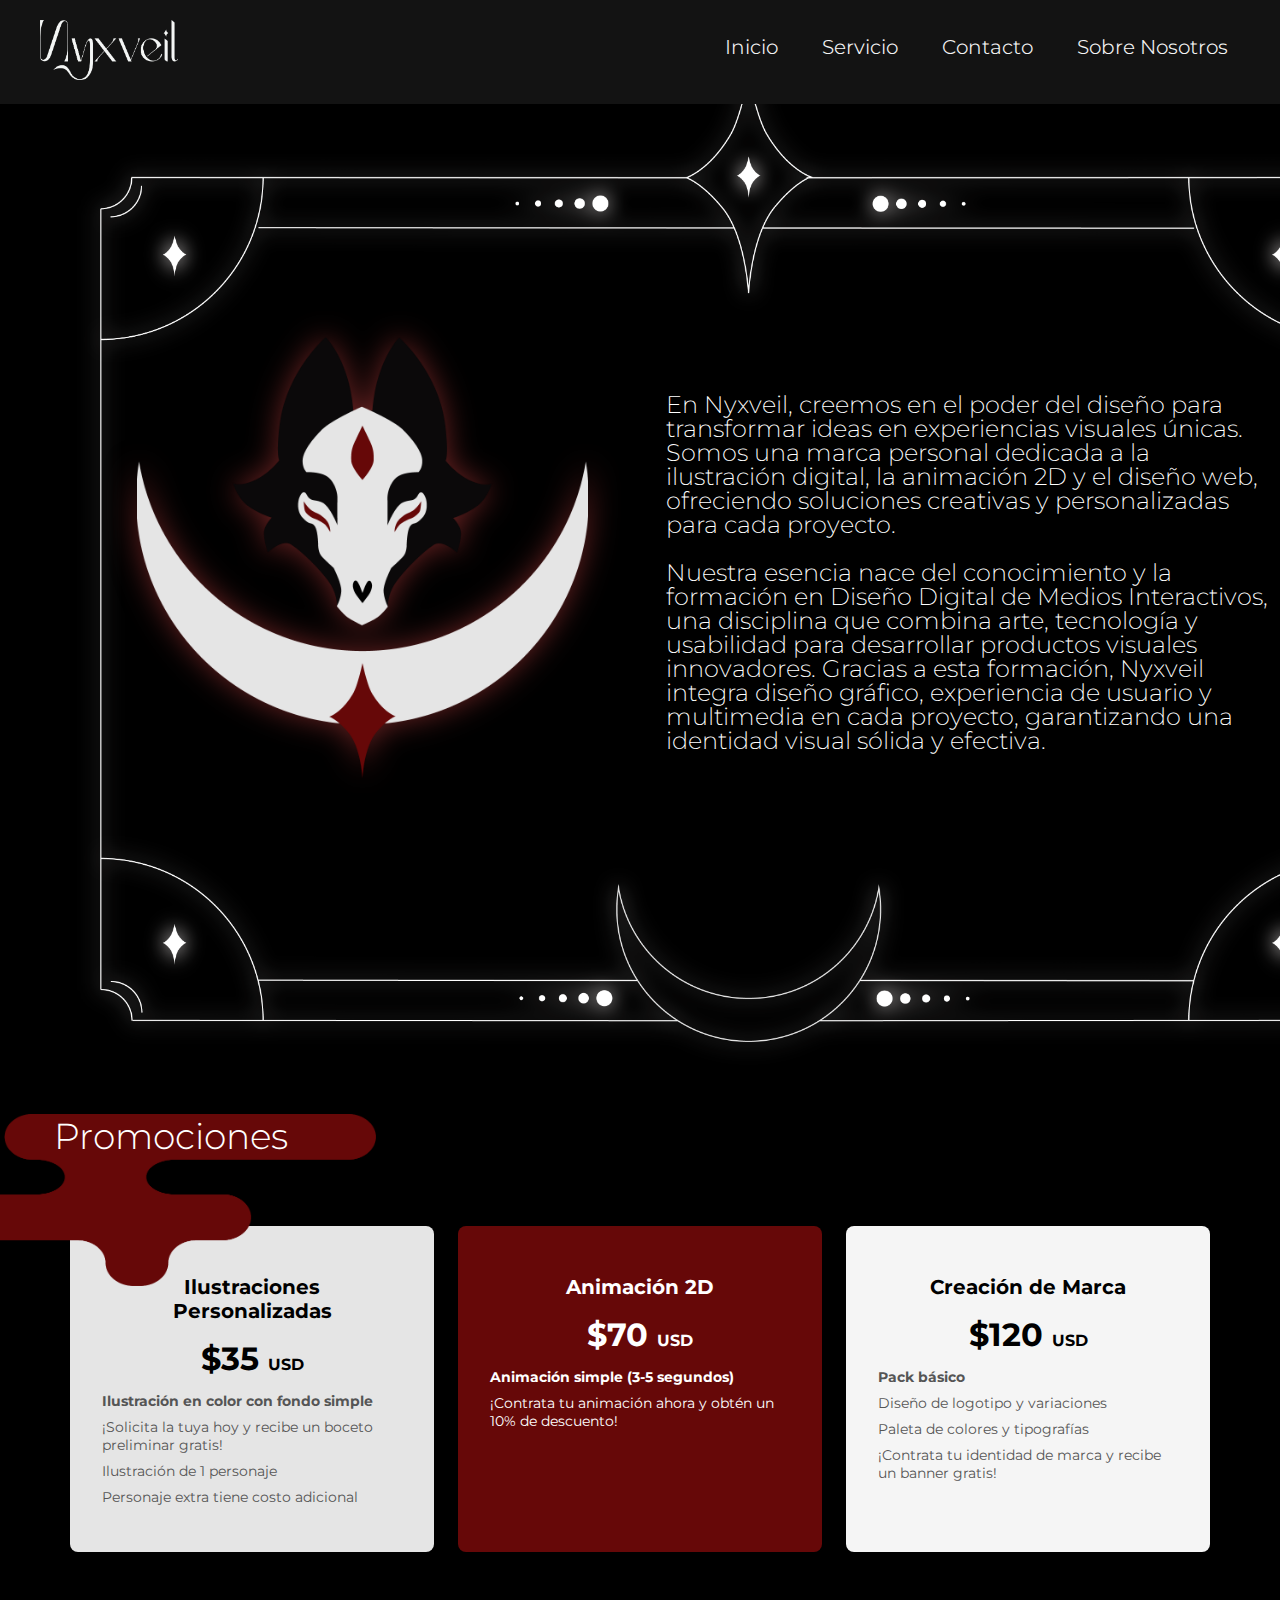
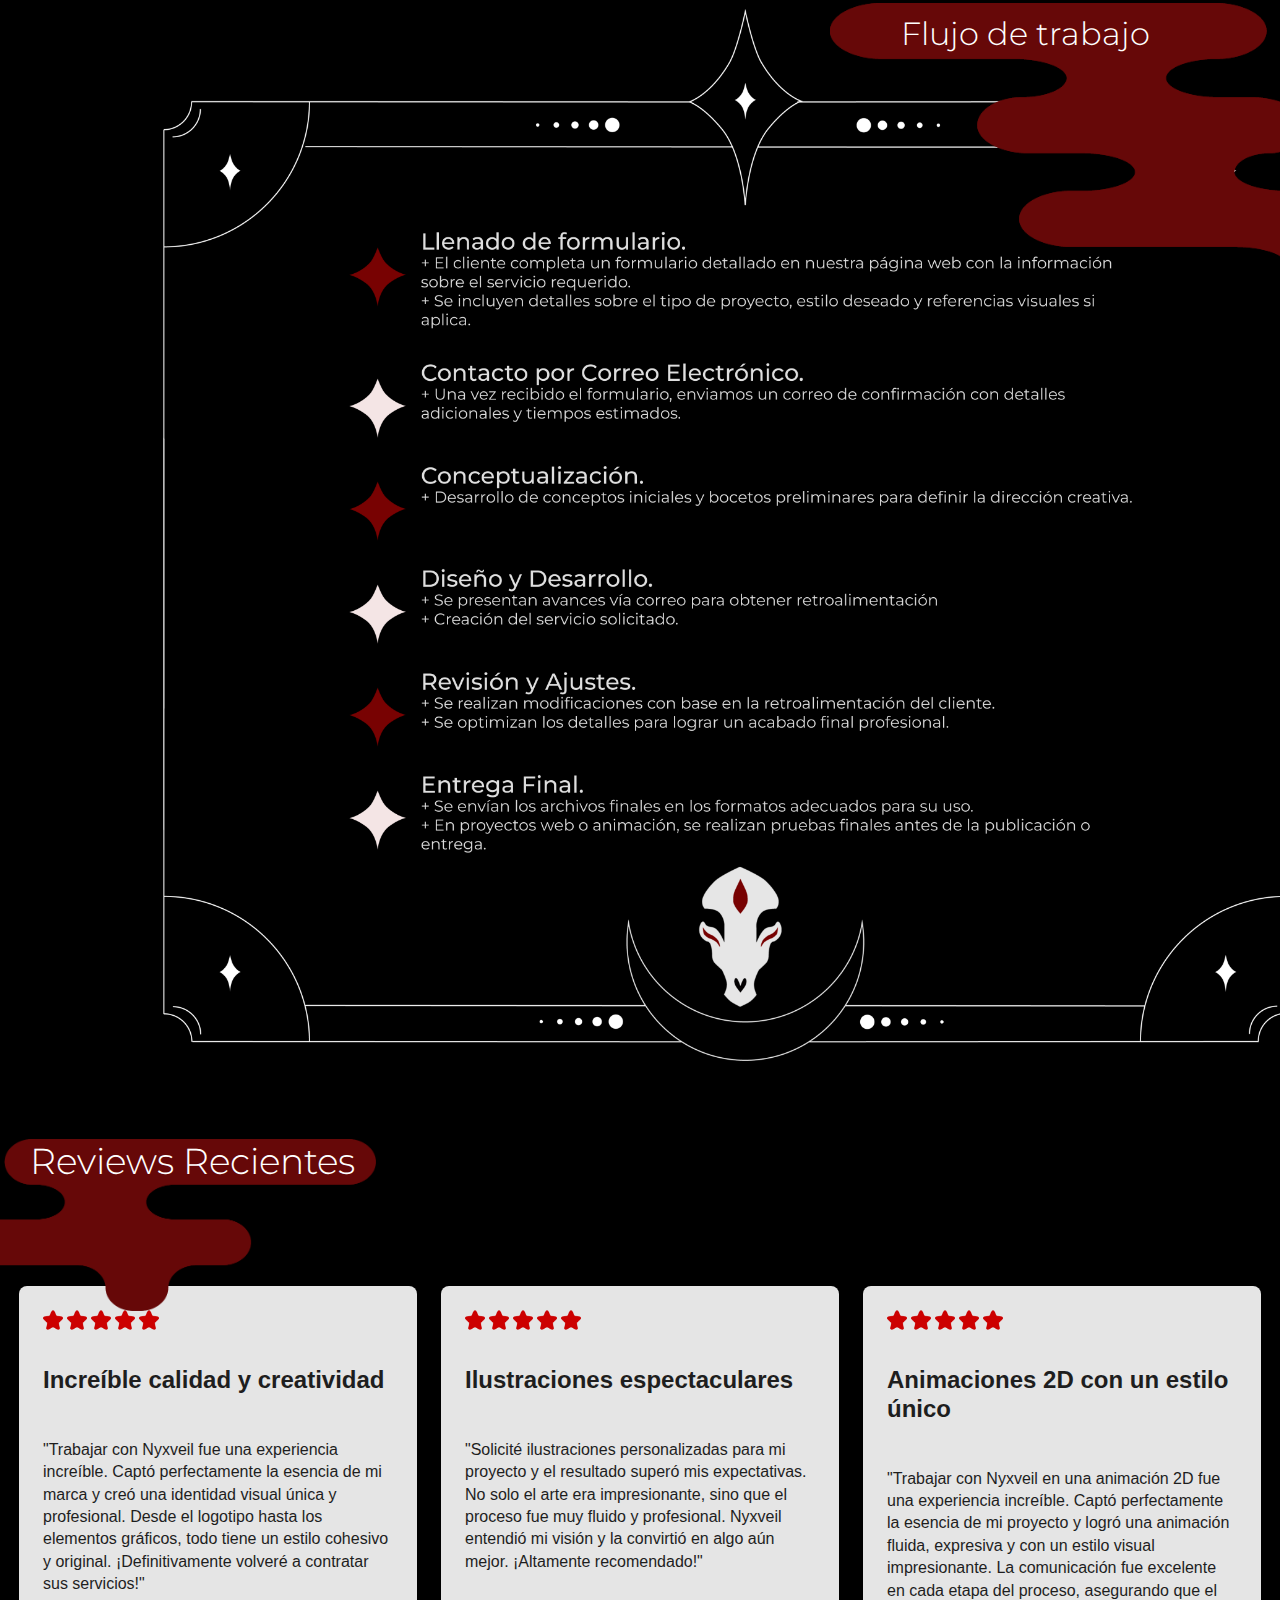
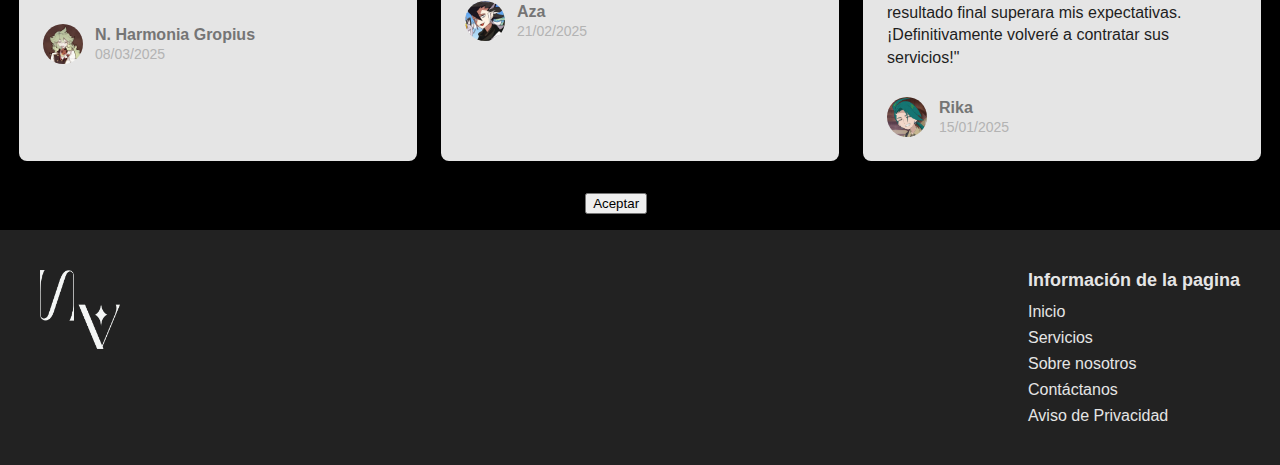
<file: index.html>
<!DOCTYPE html>
<html lang="en">

<head>
  <meta charset="UTF-8">
  <meta name="viewport" content="width=device-width, initial-scale=1.0">
  <link rel="stylesheet" href="CSS/Style.css">
  <link rel="stylesheet" href="CSS/repStyle.css">
  <link href="https://fonts.googleapis.com/css2?family=Montserrat:wght@300;400;600&display=swap" rel="stylesheet">
  <link rel="stylesheet" href="https://cdn-uicons.flaticon.com/uicons-brands/css/uicons-brands.css">
  <link rel='stylesheet' href='https://cdn-uicons.flaticon.com/2.6.0/uicons-brands/css/uicons-brands.css'>
  <link rel="icon" href="IMG/Png/Icon.png">
  <title>Nyxveil</title>

    <!-- Google tag (gtag.js) -->
<script async src="https://www.googletagmanager.com/gtag/js?id=G-580B65KEZZ"></script>
<script>
  window.dataLayer = window.dataLayer || [];
  function gtag(){dataLayer.push(arguments);}
  gtag('js', new Date());

  gtag('config', 'G-580B65KEZZ');
</script>

</head>

<body>
  <header class="header">
    <div class="logo">
       <a href="index.html"> <img src="IMG/Png/Nombre.png" alt="Nombre de la marca"> </a> 
    </div>
    <nav class="nav">
        <ul class="nav-list">
            <li><a href="index.html" class="nav-link">Inicio</a></li>
            <li><a href="services.html" class="nav-link">Servicio</a></li>
            <li><a href="contact.html" class="nav-link">Contacto</a></li>
            <li><a href="about.html" class="nav-link">Sobre Nosotros</a></li>
        </ul>
    </nav>
</header>

  <!-- Introduccion a la marca -->

  <div class="Intro">
    <img class="recurso-1-2-x-1" src="IMG/Png/Marco.png" />
    <img class="recurso-1-1" src="IMG/Png/Icon.png" />
    <div class="Desc">
      <p>
        En Nyxveil, creemos en el poder del diseño para transformar ideas en
        experiencias visuales únicas. Somos una marca personal dedicada a la
        ilustración digital, la animación 2D y el diseño web, ofreciendo soluciones
        creativas y personalizadas para cada proyecto.
        <br />
        <br />
        Nuestra esencia nace del conocimiento y la formación en Diseño Digital de
        Medios Interactivos, una disciplina que combina arte, tecnología y
        usabilidad para desarrollar productos visuales innovadores. Gracias a esta
        formación, Nyxveil integra diseño gráfico, experiencia de usuario y
        multimedia en cada proyecto, garantizando una identidad visual sólida y
        efectiva.
      </p>
    </div>
  </div>

  <!-- Promociones -->

  <div class="TituloPromo">
    <img class="nubeDer" src="IMG/Png/nubeDer.png" />
    <div class="promociones">Promociones</div>
  </div>
  

  <div class="card-grid-pricing">
    <div class="card-grid">
        <!-- Ilustraciones Personalizadas -->
        <div class="pricing-card rounded-top-left">
            <h2>Ilustraciones Personalizadas</h2>
            <div class="price"><span>$</span>35 <small>USD</small></div>
            <ul>
                <li><strong>Ilustración en color con fondo simple</strong></li>
                <li>¡Solicita la tuya hoy y recibe un boceto preliminar gratis!</li>
                <li>Ilustración de 1 personaje</li>
                <li>Personaje extra tiene costo adicional</li>
            </ul>
            <!-- <button class="btn dark">Más Información</button> -->
        </div>
        
        <!-- Animación 2D -->
        <div class="pricing-card highlight">
            <h2>Animación 2D</h2>
            <div class="price"><span>$</span>70 <small>USD</small></div>
            <ul>
                <li><strong>Animación simple (3-5 segundos)</strong></li>
                <li>¡Contrata tu animación ahora y obtén un 10% de descuento!</li>
                <li><br></li>
                <li><br></li>
            </ul>
            <!-- <button class="btn light">Más Información</button> -->
        </div>
        
        <!-- Creación de Marca -->
        <div class="pricing-card gray-background">
            <h2>Creación de Marca</h2>
            <div class="price"><span>$</span>120 <small>USD</small></div>
            <ul>
                <li><strong>Pack básico</strong></li>
                <li>Diseño de logotipo y variaciones</li>
                <li>Paleta de colores y tipografías</li>
                <li>¡Contrata tu identidad de marca y recibe un banner gratis!</li>
            </ul>
            <!-- <button class="btn dark">Más Información</button> -->
        </div>
    </div>
</div>

<!-- Flujo de trabajo -->

<div class="Titulowf">
  <h2>Flujo de trabajo</h2>
  <img class="nube3" src="IMG/Png/nube3.png" alt="Nube decorativa" />
</div>

<div class="workflow">
  <img src="IMG/Png/Workflow.png" alt="">
</div>

<!-- Reviews de clientes -->

<div class="TituloRev">
  <img class="nubeDer" src="IMG/Png/nubeDer.png" />
  <div class="reviews">Reviews Recientes</div>
</div>
<!-- 

<div class="card-grid-reviews">
  <div class="text-heading">
    <h2 class="text-heading2">Reviews Recientes</h2>
  </div> -->


  <div class="card-grid">
    <div class="review-card">
      <div class="rating">
        <img src="IMG/Png/starF.png" class="star" />
        <img src="IMG/Png/starF.png" class="star" />
        <img src="IMG/Png/starF.png" class="star" />
        <img src="IMG/Png/starF.png" class="star" />
        <img src="IMG/Png/starF.png" class="star" />
      </div>
      <div class="review-body">
        <h3 class="text-heading2">Increíble calidad y creatividad</h3>
        <p class="text2">"Trabajar con Nyxveil fue una experiencia increíble. Captó perfectamente la esencia de mi marca y creó una identidad visual única y profesional. Desde el logotipo hasta los elementos gráficos, todo tiene un estilo cohesivo y original. 
          ¡Definitivamente volveré a contratar sus servicios!"</p>
      </div>
      <div class="avatar-block">
        <img src="IMG/Jpg/n.jpg" class="avatar" />
        <div class="info">
          <span class="title">N. Harmonia Gropius</span>
          <span class="description">08/03/2025</span>
        </div>
      </div>
    </div>

    <div class="review-card">
      <div class="rating">
        <img src="IMG/Png/starF.png" class="star" />
        <img src="IMG/Png/starF.png" class="star" />
        <img src="IMG/Png/starF.png" class="star" />
        <img src="IMG/Png/starF.png" class="star" />
        <img src="IMG/Png/starF.png" class="star" />
      </div>
      <div class="review-body">
        <h3 class="text-heading2">Ilustraciones espectaculares</h3>
        <p class="text2">"Solicité ilustraciones personalizadas para mi proyecto y el resultado superó mis expectativas.
          No solo el arte era impresionante, sino que el proceso fue muy fluido y profesional. Nyxveil entendió mi visión y la convirtió en algo aún mejor. ¡Altamente recomendado!"</p>
      </div>
      <div class="avatar-block">
        <img src="IMG/Jpg/aza.jpg" class="avatar" />
        <div class="info">
          <span class="title">Aza</span>
          <span class="description">21/02/2025</span>
        </div>
      </div>
    </div>

    <div class="review-card">
      <div class="rating">
        <img src="IMG/Png/starF.png" class="star" />
        <img src="IMG/Png/starF.png" class="star" />
        <img src="IMG/Png/starF.png" class="star" />
        <img src="IMG/Png/starF.png" class="star" />
        <img src="IMG/Png/starF.png" class="star" />
      </div>
      <div class="review-body">
        <h3 class="text-heading2">Animaciones 2D con un estilo único</h3>
        <p class="text2">"Trabajar con Nyxveil en una animación 2D fue una experiencia increíble. Captó perfectamente la esencia de mi proyecto y logró una animación fluida, expresiva y con un estilo visual impresionante. La comunicación fue excelente en cada etapa del proceso, asegurando que el resultado final superara mis expectativas. 
          ¡Definitivamente volveré a contratar sus servicios!"</p>
      </div>
      <div class="avatar-block">
        <img src="IMG/Jpg/rika.jpg" class="avatar" />
        <div class="info">
          <span class="title">Rika</span>
          <span class="description">15/01/2025</span>
        </div>
      </div>
    </div>
  </div>
</div>

<div id="cookieBanner" class="cookie-banner">
  <p>Este sitio usa cookies para mejorar tu experiencia. Al continuar navegando, aceptas su uso. 
    <button id="acceptCookies">Aceptar</button>
  </p>
</div>


<!-- Footer -->
<footer class="footer">
  <div class="footer-container">
    <div class="footer-brand">
      <img class="logof" src="IMG/Png/nv.png" alt="Logo" />
      <div class="social-icons">
        <a href="https://x.com/Nyxveil__"><i class="fi fi-brands-twitter-alt"></i></a>
        <a href="https://www.instagram.com/__nyxveil__/"> <i class="fi fi-brands-instagram"></i> </a> 
      </div>
    </div>
    
    <div class="footer-links">
      <h4>Información de la pagina</h4>
      <nav>
        <a href="index.html">Inicio</a>
        <a href="services.html">Servicios</a>
        <a href="about.html">Sobre nosotros</a>
        <a href="contact.html">Contáctanos</a>
          <a href="privacy.html" class="aviso-link">Aviso de Privacidad</a>
      </nav>
    </div>
  </div>
</footer>





<script>
  document.addEventListener('DOMContentLoaded', () => {
    const cookieBanner = document.getElementById('cookieBanner');
    const acceptBtn = document.getElementById('acceptCookies');

    if (!localStorage.getItem('cookiesAccepted')) {
      cookieBanner.style.display = 'block';
    }

    acceptBtn.addEventListener('click', () => {
      localStorage.setItem('cookiesAccepted', 'true');
      cookieBanner.style.display = 'none';
    });
  });

</script>



</body>

</html>
</file>
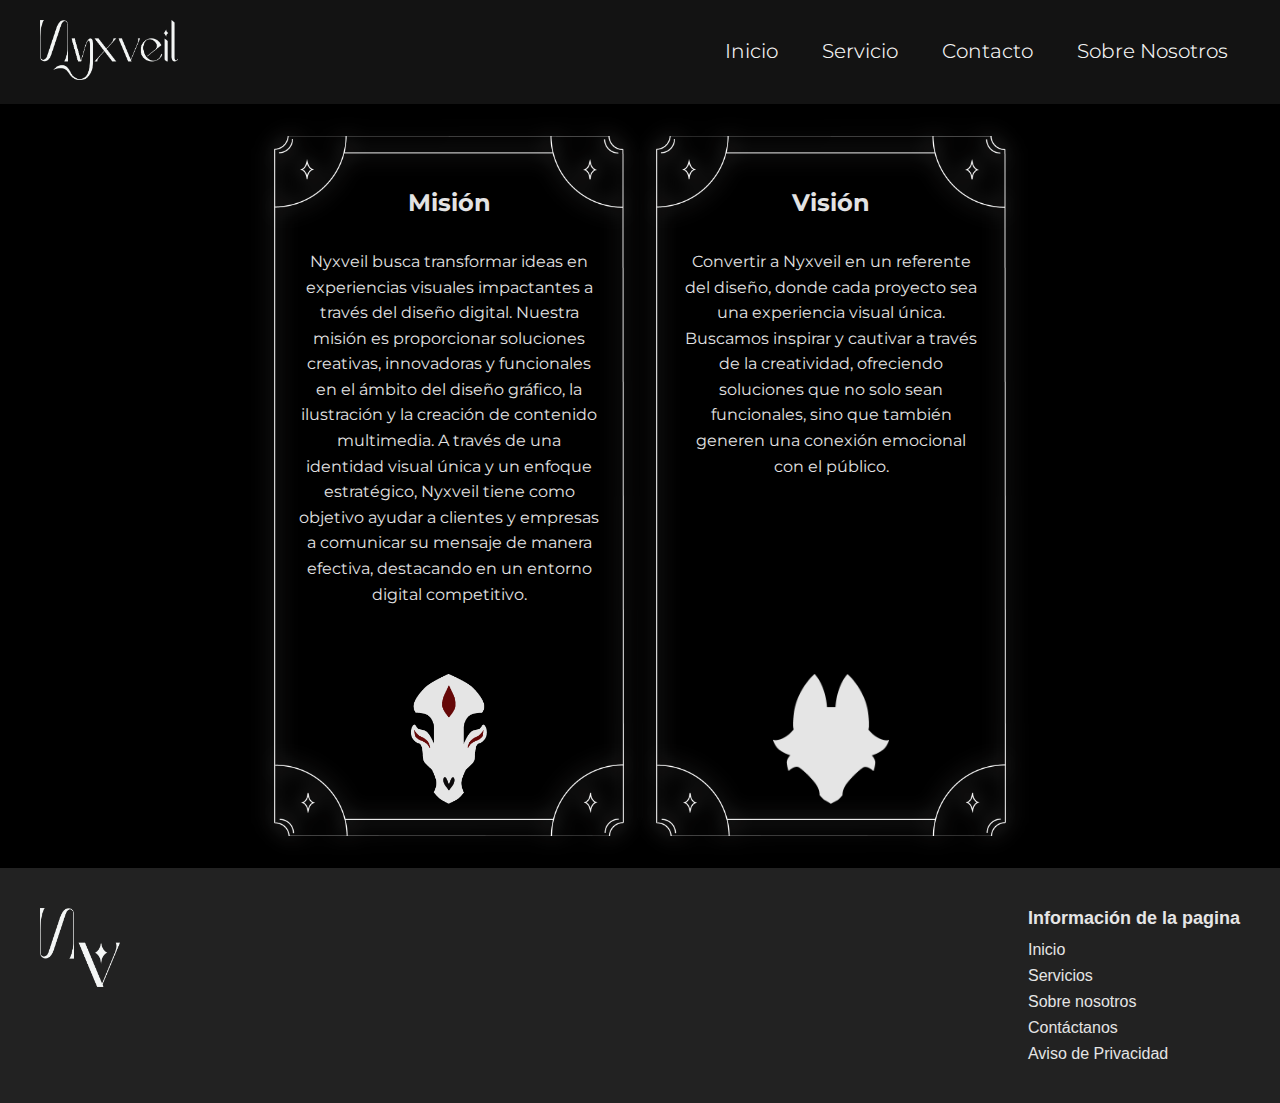
<file: about.html>
<!DOCTYPE html>
<html lang="en">

<head>
  <meta charset="UTF-8">
  <meta name="viewport" content="width=device-width, initial-scale=1.0">
  <link rel="stylesheet" href="CSS/repStyle.css">
  <link rel="stylesheet" href="CSS/abStyle.css">
  <link rel="stylesheet" href="https://cdn-uicons.flaticon.com/uicons-brands/css/uicons-brands.css">
  <link rel='stylesheet' href='https://cdn-uicons.flaticon.com/2.6.0/uicons-brands/css/uicons-brands.css'>
  <link rel="icon" href="IMG/Png/Icon.png">
  <title>Nyxveil</title>

  <!-- Google tag (gtag.js) -->
  <script async src="https://www.googletagmanager.com/gtag/js?id=G-580B65KEZZ"></script>
  <script>
    window.dataLayer = window.dataLayer || [];
    function gtag(){dataLayer.push(arguments);}
    gtag('js', new Date());
  
    gtag('config', 'G-580B65KEZZ');
  </script>

</head>

<body>
  <header class="header">
    <div class="logo">
       <a href="index.html"> <img src="IMG/Png/Nombre.png" alt="Nombre de la marca"> </a> 
    </div>
    <nav class="nav">
        <ul class="nav-list">
            <li><a href="index.html" class="nav-link">Inicio</a></li>
            <li><a href="services.html" class="nav-link">Servicio</a></li>
            <li><a href="contact.html" class="nav-link">Contacto</a></li>
            <li><a href="about.html" class="nav-link">Sobre Nosotros</a></li>
        </ul>
    </nav>
</header>


  <section class="tarjetas-nosotros">
    <div class="tarjeta">
      <img src="IMG/Png/marco2.png" alt="Marco decorativo" class="marco-vertical">
      <div class="contenido-marco">
        <h2>Misión</h2>
        <p>
          Nyxveil busca transformar ideas en experiencias visuales impactantes a través del diseño digital. Nuestra misión es proporcionar soluciones creativas, innovadoras y funcionales en el ámbito del diseño gráfico, la ilustración y la creación de contenido multimedia. A través de una identidad visual única y un enfoque estratégico, Nyxveil tiene como objetivo ayudar a clientes y empresas a comunicar su mensaje de manera efectiva, destacando en un entorno digital competitivo.
        </p>
        <img src="IMG/Png/Craneo.png" alt="Icono misión" class="icono-decorativo">
      </div>
    </div>
  
    <div class="tarjeta">
      <img src="IMG/Png/marco2.png" alt="Marco decorativo" class="marco-vertical">
      <div class="contenido-marco">
        <h2>Visión</h2>
        <p>
          Convertir a Nyxveil en un referente del diseño, donde cada proyecto sea una experiencia visual única. Buscamos inspirar y cautivar a través de la creatividad, ofreciendo soluciones que no solo sean funcionales, sino que también generen una conexión emocional con el público.
        </p>
        <img src="IMG/Png/fox.png" alt="Icono visión" class="icono-decorativo">
      </div>
    </div>
  </section>
  



<!-- Footer -->
<footer class="footer">
  <div class="footer-container">
    <div class="footer-brand">
      <img class="logof" src="IMG/Png/nv.png" alt="Logo" />
      <div class="social-icons">
        <a href="https://x.com/Nyxveil__"><i class="fi fi-brands-twitter-alt"></i></a>
        <a href="https://www.instagram.com/__nyxveil__/"> <i class="fi fi-brands-instagram"></i> </a> 
      </div>
    </div>
    
    <div class="footer-links">
      <h4>Información de la pagina</h4>
      <nav>
        <a href="index.html">Inicio</a>
        <a href="services.html">Servicios</a>
        <a href="about.html">Sobre nosotros</a>
        <a href="contact.html">Contáctanos</a>
          <a href="privacy.html" class="aviso-link">Aviso de Privacidad</a>
      </nav>
    </div>
  </div>
</footer>



</body>

</html>
</file>
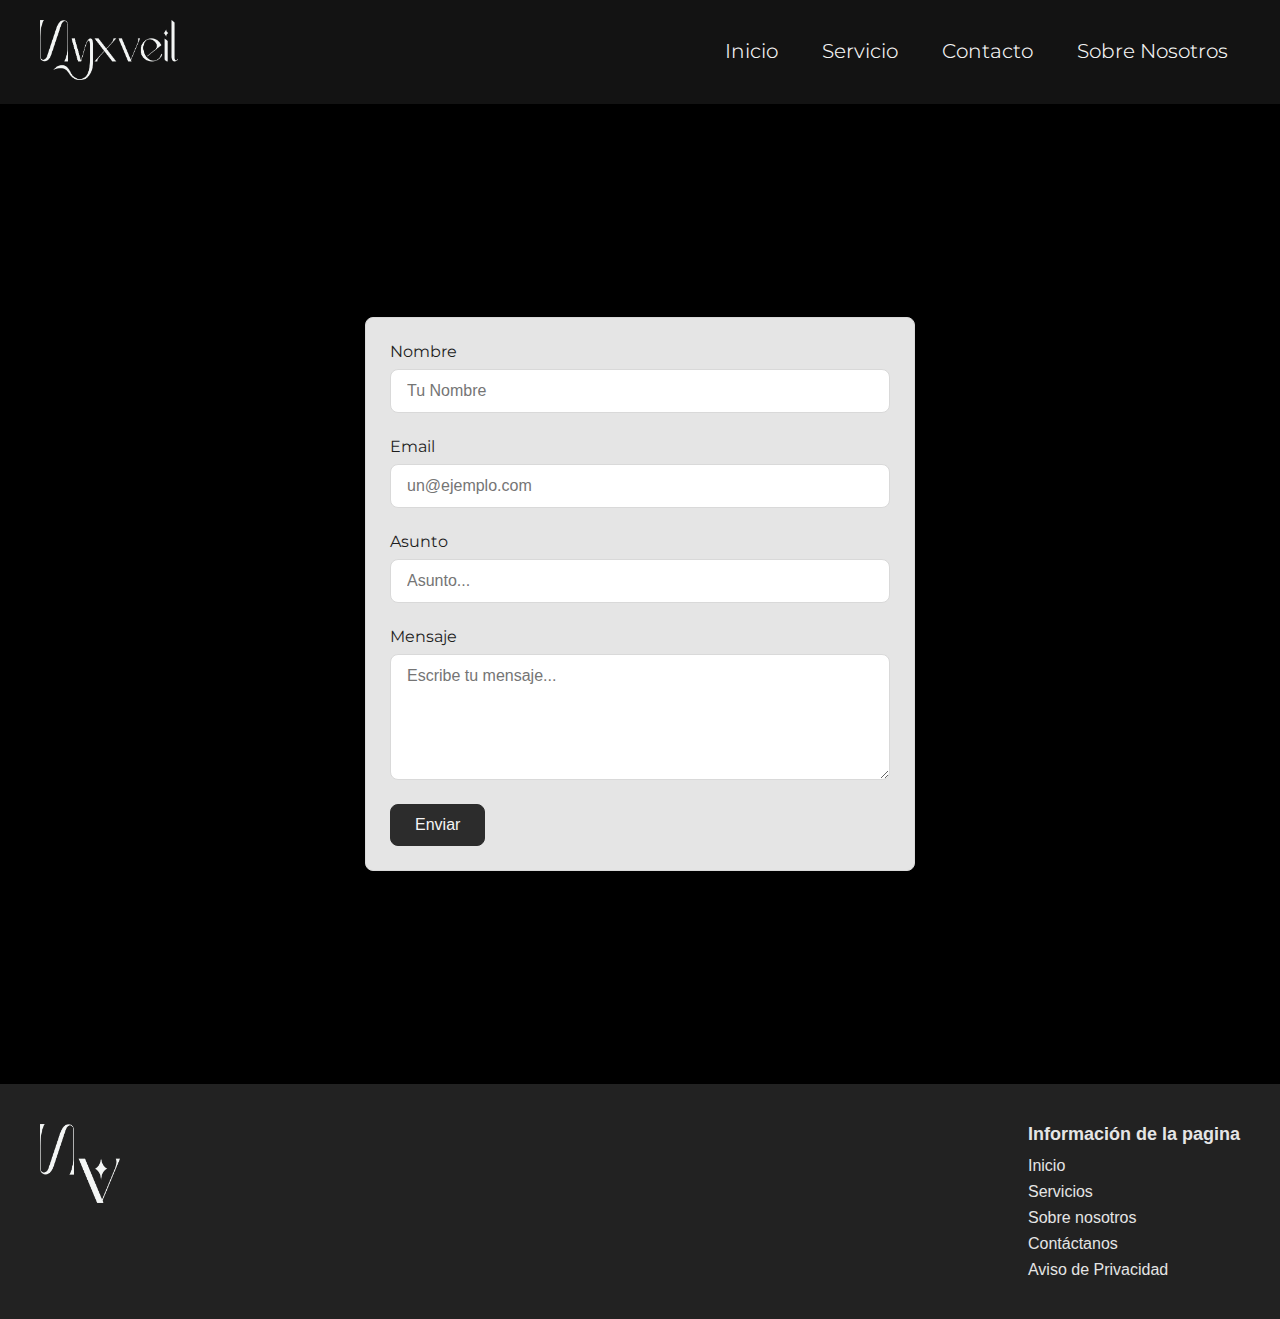
<file: contact.html>
<!DOCTYPE html>
<html lang="en">

<head>
  <meta charset="UTF-8">
  <meta name="viewport" content="width=device-width, initial-scale=1.0">
  <link rel="stylesheet" href="CSS/repStyle.css">
  <link rel="stylesheet" href="CSS/contStyle.css">
  <link rel="stylesheet" href="https://cdn-uicons.flaticon.com/uicons-brands/css/uicons-brands.css">
  <link rel='stylesheet' href='https://cdn-uicons.flaticon.com/2.6.0/uicons-brands/css/uicons-brands.css'>
  <link rel="icon" href="IMG/Png/Icon.png">
  <title>Nyxveil</title>

      <!-- Google tag (gtag.js) -->
  <script async src="https://www.googletagmanager.com/gtag/js?id=G-580B65KEZZ"></script>
  <script>
    window.dataLayer = window.dataLayer || [];
    function gtag(){dataLayer.push(arguments);}
    gtag('js', new Date());

    gtag('config', 'G-580B65KEZZ');
  </script>

</head>

<body>
  <header class="header">
    <div class="logo">
       <a href="index.html"> <img src="IMG/Png/Nombre.png" alt="Nombre de la marca"> </a> 
    </div>
    <nav class="nav">
        <ul class="nav-list">
            <li><a href="index.html" class="nav-link">Inicio</a></li>
            <li><a href="services.html" class="nav-link">Servicio</a></li>
            <li><a href="contact.html" class="nav-link">Contacto</a></li>
            <li><a href="about.html" class="nav-link">Sobre Nosotros</a></li>
        </ul>
    </nav>
  </header>

  <div class="overlay hidden"></div>
  <div class="form-message">¡Gracias por tu mensaje! Nos pondremos en contacto contigo pronto 💌</div>

  <div class="form-wrapper">
    <form class="form-contact">
      <div class="input-field">
        <label class="label" for="name">Nombre</label>
        <input class="input" type="text" id="name" placeholder="Tu Nombre" />
      </div>
  
      <div class="input-field">
        <label class="label" for="email">Email</label>
        <input class="input" type="email" id="email" placeholder="un@ejemplo.com" />
      </div>
  
      <div class="input-field">
        <label class="label" for="subject">Asunto</label>
        <input class="input" type="text" id="subject" placeholder="Asunto..." />
      </div>
  
      <div class="textarea-field">
        <label class="label" for="message">Mensaje</label>
        <textarea class="textarea" id="message" rows="4" placeholder="Escribe tu mensaje..."></textarea>
      </div>
  
      <div class="button-group">
        <button type="submit" class="button">
          <span class="button2">Enviar</span>
        </button>
      </div>
    </form>
  </div>

  <!-- Footer -->
<footer class="footer">
  <div class="footer-container">
    <div class="footer-brand">
      <img class="logof" src="IMG/Png/nv.png" alt="Logo" />
      <div class="social-icons">
        <a href="https://x.com/Nyxveil__"><i class="fi fi-brands-twitter-alt"></i></a>
        <a href="https://www.instagram.com/__nyxveil__/"> <i class="fi fi-brands-instagram"></i> </a> 
      </div>
    </div>
    
    <div class="footer-links">
      <h4>Información de la pagina</h4>
      <nav>
        <a href="index.html">Inicio</a>
        <a href="services.html">Servicios</a>
        <a href="about.html">Sobre nosotros</a>
        <a href="contact.html">Contáctanos</a>
          <a href="privacy.html" class="aviso-link">Aviso de Privacidad</a>
      </nav>
    </div>
  </div>
</footer>



  <script>
    const form = document.querySelector('.form-contact');
const message = document.querySelector('.form-message');
const overlay = document.querySelector('.overlay');

form.addEventListener('submit', function (e) {
  e.preventDefault();
  form.reset();

  message.classList.remove('hidden');
  message.classList.add('show');

  overlay.classList.remove('hidden'); // MOSTRAR overlay

  setTimeout(() => {
    message.classList.remove('show');
    message.classList.add('hidden');
    overlay.classList.add('hidden'); // OCULTAR overlay
  }, 3000);
});


  </script>
  

</body>

</html>
</file>
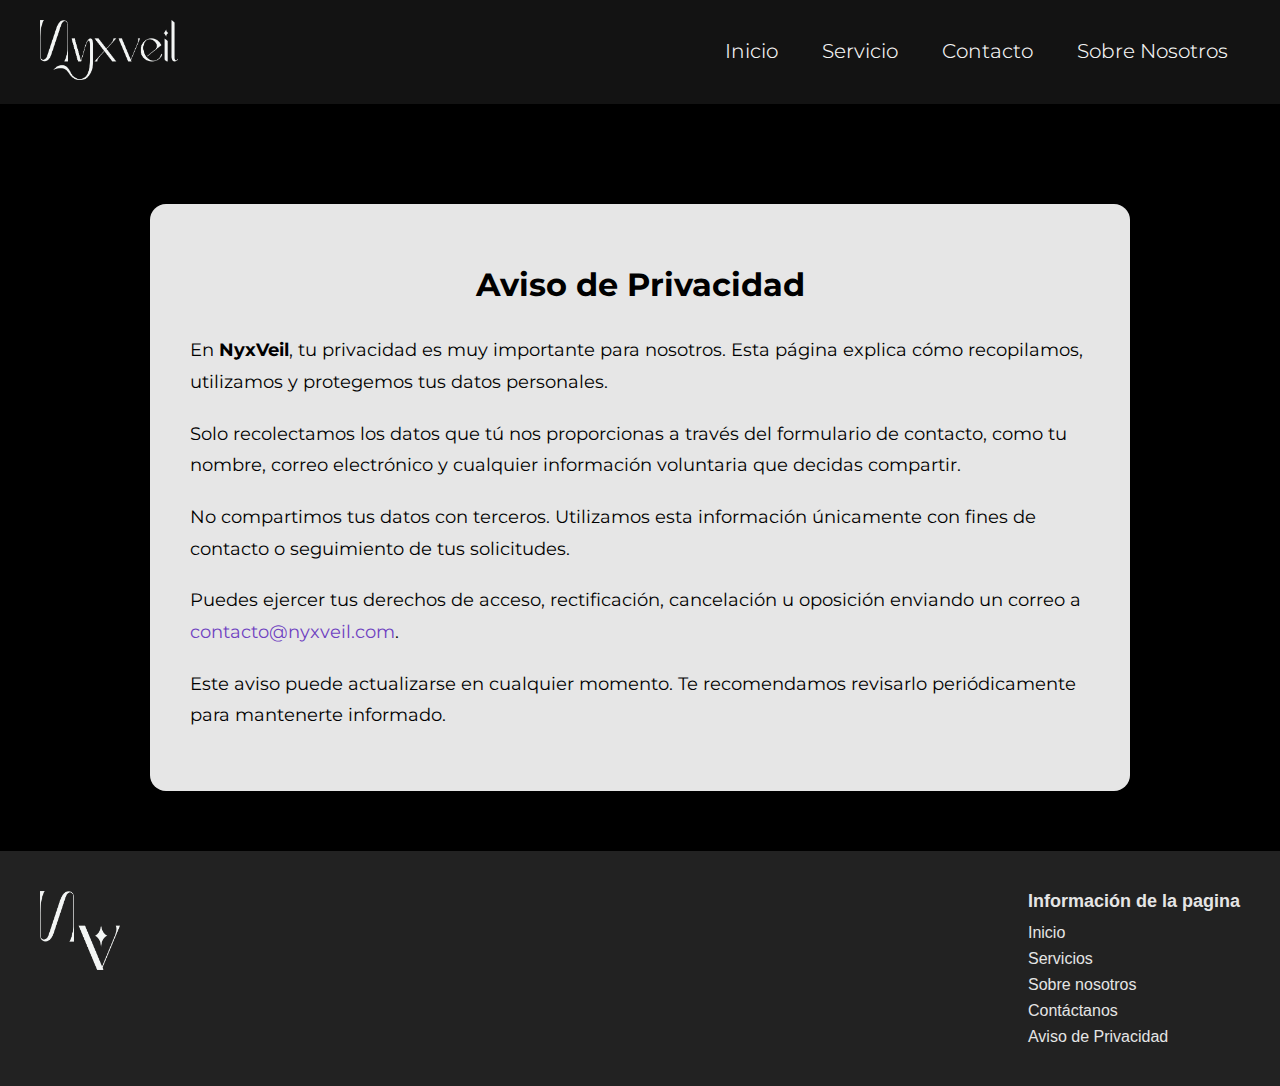
<file: privacy.html>
<!DOCTYPE html>
<html lang="es">
<head>
  <meta charset="UTF-8">
  <meta name="viewport" content="width=device-width, initial-scale=1.0">
  <title>NyxVeil</title>
  <link rel="icon" href="IMG/Png/Icon.png">
  <link rel="stylesheet" href="CSS/repStyle.css">
   <link rel="stylesheet" href="https://cdn-uicons.flaticon.com/uicons-brands/css/uicons-brands.css">
  <link rel='stylesheet' href='https://cdn-uicons.flaticon.com/2.6.0/uicons-brands/css/uicons-brands.css'>
  <link rel="stylesheet" href="CSS/privStyle.css">    
</head>

<body>
 
<header class="header">
    <div class="logo">
       <a href="index.html"> <img src="IMG/Png/Nombre.png" alt="Nombre de la marca"> </a> 
    </div>
    <nav class="nav">
        <ul class="nav-list">
            <li><a href="index.html" class="nav-link">Inicio</a></li>
            <li><a href="services.html" class="nav-link">Servicio</a></li>
            <li><a href="contact.html" class="nav-link">Contacto</a></li>
            <li><a href="about.html" class="nav-link">Sobre Nosotros</a></li>
        </ul>
    </nav>
  </header>

  <main class="privacy-container">
    <h1>Aviso de Privacidad</h1>

    <p>
      En <strong>NyxVeil</strong>, tu privacidad es muy importante para nosotros. Esta página explica cómo recopilamos, utilizamos y protegemos tus datos personales.
    </p>

    <p>
      Solo recolectamos los datos que tú nos proporcionas a través del formulario de contacto, como tu nombre, correo electrónico y cualquier información voluntaria que decidas compartir.
    </p>

    <p>
      No compartimos tus datos con terceros. Utilizamos esta información únicamente con fines de contacto o seguimiento de tus solicitudes.
    </p>

    <p>
      Puedes ejercer tus derechos de acceso, rectificación, cancelación u oposición enviando un correo a
      <a href="mailto:contacto@nyxveil.com">contacto@nyxveil.com</a>.
    </p>

    <p>
      Este aviso puede actualizarse en cualquier momento. Te recomendamos revisarlo periódicamente para mantenerte informado.
    </p>
  </main>

  <footer class="footer">
  <div class="footer-container">
    <div class="footer-brand">
      <img class="logof" src="IMG/Png/nv.png" alt="Logo" />
      <div class="social-icons">
        <a href="https://x.com/Nyxveil__"><i class="fi fi-brands-twitter-alt"></i></a>
        <a href="https://www.instagram.com/__nyxveil__/"> <i class="fi fi-brands-instagram"></i> </a> 
      </div>
    </div>
    
    <div class="footer-links">
      <h4>Información de la pagina</h4>
      <nav>
        <a href="index.html">Inicio</a>
        <a href="services.html">Servicios</a>
        <a href="about.html">Sobre nosotros</a>
        <a href="contact.html">Contáctanos</a>
          <a href="privacy.html" class="aviso-link">Aviso de Privacidad</a>
      </nav>
    </div>
  </div>
</footer>


</body>
</html>
</file>
<file: CSS/Style.css>
/*-------------------------Desc-------------------------*/
@keyframes neonFlicker {
  0% {
    filter: drop-shadow(0 0 15px #6b2222);
  }
  10% {
    filter: drop-shadow(0 0 5px #6b2222);
  }
  20% {
    filter: drop-shadow(0 0 20px #ff4f4f);
  }
  30% {
    filter: none;
  }
  40% {
    filter: drop-shadow(0 0 10px #6b2222);
  }
  50% {
    filter: drop-shadow(0 0 25px #ff4f4f);
  }
  60% {
    filter: none;
  }
  70% {
    filter: drop-shadow(0 0 18px #6b2222);
  }
  80% {
    filter: drop-shadow(0 0 30px #ff4f4f);
  }
  100% {
    filter: drop-shadow(0 0 15px #6b2222);
  }
}



.Intro,
.Intro * {
  box-sizing: border-box;
}
.Intro {
  height: 950px;
  position: relative;
  padding-top: 40px;
  margin-left: 100px;
  top: -30px;
  z-index: -2;
}
.recurso-1-2-x-1 {
  width: 1252px;
  height: 968px;
  position: absolute;
  left: 0px;
  top: 0px;
  object-fit: cover;
  filter: drop-shadow(0px 0px 10px #e7e2e2);
  aspect-ratio: 1252/968;
}
.recurso-1-1 {
  width: 451px;
  height: 441px;
  position: absolute;
  left: 37px;
  top: 263px;
  filter: drop-shadow(0px 0px 15px #6b2222);
  object-fit: cover;
  aspect-ratio: 451/441;
  animation: neonFlicker 8s infinite ease-in-out;
}
.Desc {
    color: #ffffff;
    text-align: left;
    font-family: 'Montserrat', sans-serif;
    font-size: 24px;
    line-height: 100%;
    font-weight: 250; 
    position: absolute;
    left: 566px;
    top: 295px;
    width: 602px;
    height: 230px;
  }

  /*+++++++++++ Promociones ++++++++++++++*/

  .TituloPromo,
.TituloPromo * {
  box-sizing: border-box;
}
.TituloPromo {
  height: 172px;
  position: relative;
  z-index: 2;
  top: 60px;
  left: -30px;
}
.nubeDer {
  width: 406px;
  height: 172px;
  position: absolute;
  left: 0px;
  top: 0px;
  object-fit:contain;
  aspect-ratio: 406/172;
}
.promociones {
  color: #ffffff;
  text-align: left;
  font-family: "Montserrat", sans-serif;
  font-size: 36px;
  font-weight: 300;
  position: absolute;
  left: 84px;
  top: 0px;
  width: 306px;
  height: 36px;
}

  .card-grid-pricing {
    display: flex;
    justify-content: center;
    /* padding: 64px; */
    padding-top: 0;
    z-index: 1;
}

.card-grid {
    display: flex;
    gap: 32px;
    flex-wrap: wrap;
    justify-content: center;
}

.pricing-card {
    background: #E5E5E5;
    font-family: 'Montserrat';
    border-radius: 8px;
    padding: 32px;
    text-align: center;
    width: 300px;
    box-shadow: 0 4px 8px rgba(0, 0, 0, 0.1);
}

.pricing-card.highlight {
    background: #660808;
    color: white;
}
.pricing-card.highlight li {
  background: #660808;
  color: white;
}

.pricing-card.gray-background {
    background: #f5f5f5;
}

h2 {
    font-size: 20px;
    font-weight: bold;
    margin-bottom: 16px;
}

.price {
    font-size: 32px;
    font-weight: bold;
}

.price small {
    font-size: 16px;
}

ul {
    list-style: none;
    padding: 0;
    text-align: left;
    font-size: 14px;
    color: #555;
}

ul li {
    margin-bottom: 8px;
}

.btn {
    padding: 12px 16px;
    border: none;
    border-radius: 8px;
    cursor: pointer;
    width: 100%;
    font-weight: bold;
}

.btn.dark {
    background: black;
    color: white;
}

.btn.dark:hover {
    background: gray;
}

.btn.light {
    background: white;
    color: black;
    border: 1px solid black;
}

.btn.light:hover {
    background: #ddd;
}
  
/*----------------Flujo de trabajo-----------------------*/

.Titulowf {
  position: relative; 
  width: 100%;
  display: flex;
  justify-content: flex-end; 
  align-items: center;
  margin-top: 35px;
}

.Titulowf h2 {
  position: absolute; 
  right: 130px; 
  top: -15px; 
  z-index: 3; 
  color: white; 
  font-size: 32px;
  font-family: 'Montserrat', sans-serif;
  font-weight: 300;
}

.nube3 {
  position: absolute;
  right: -100px;
  top: 0;
  width: 550px; /* Ajusta según sea necesario */
  height: auto;
  object-fit: contain;
  z-index: 2; /* Debajo del título */
}

.workflow img{
  width: 1400px;
  height: auto;
  /*position: absolute;*/
  margin: 0 25px 25px 25px;
  left: 0px;
  object-fit: contain;
  aspect-ratio: 1252/968;
}

/* ----------------Reviews------------------- */
.TituloRev {
  height: 172px;
  position: relative;
  z-index: 2;
  top: 25px;
  left: -30px;
}
.reviews{
  color: #ffffff;
  text-align: left;
  font-family: "Montserrat", sans-serif;
  font-size: 36px;
  font-weight: 300;
  position: absolute;
  left: 60px;
  top: 0px;
  width: 406px;
  height: 36px;
}
.card-grid-reviews {
  padding: 64px;
  display: flex;
  flex-direction: column;
  gap: 48px;
}

.text-heading2 {
  color: #1e1e1e;
  font-family: "Inter-SemiBold", sans-serif;
  font-size: 24px;
  line-height: 120%;
  font-weight: 600;
}

.card-grid {
  display: flex;
  gap: 24px;
  overflow-x: auto;
  padding-bottom: 16px;
}

.review-card {
  background: #E5E5E5;
  border-radius: 8px;
  padding: 24px;
  width: 350px;
  flex-shrink: 0;
  display: flex;
  flex-direction: column;
  gap: 12px;
}

.rating {
  display: flex;
  gap: 4px;
}

.star {
  width: 20px;
  height: 20px;
  filter: invert(14%) sepia(86%) saturate(7466%) hue-rotate(357deg) brightness(75%) contrast(120%);
}


.review-body {
  display: flex;
  flex-direction: column;
  gap: 4px;
}

.text2 {
  color: #1e1e1e;
  font-family: "Inter-Regular", sans-serif;
  font-size: 16px;
  line-height: 140%;
}

.avatar-block {
  display: flex;
  align-items: center;
  gap: 12px;
}

.avatar {
  width: 40px;
  height: 40px;
  border-radius: 50%;
  object-fit: cover;
}

.info {
  display: flex;
  flex-direction: column;
  gap: 2px;
}

.title {
  color: #757575;
  font-family: "Inter-SemiBold", sans-serif;
  font-size: 16px;
  font-weight: 600;
}

.description {
  color: #b3b3b3;
  font-family: "Inter-Regular", sans-serif;
  font-size: 14px;
}
</file>
<file: CSS/repStyle.css>
@import url('https://fonts.googleapis.com/css2?family=Montserrat:ital,wght@0,100..900;1,100..900&display=swap');
body{
    margin: 0;
    background-color: #000000;/*585858*/
    overflow-x: hidden;
}

.header {
  display: flex;
  justify-content: space-between;
  align-items: center;
  background: #131313;
  padding: 20px 40px;
 /* border-bottom: 1px solid #444;*/
  position: sticky;
  top: 0;
  z-index: 1000; 
}

.logo img {
  height: 60px;
  object-fit: contain;
  filter: invert();
}

.nav-list {
  list-style: none;
  display: flex;
  gap: 20px;
  margin: 0;
  padding: 0;
}

.nav-list li {
  display: inline;
}

.nav-link {
  text-decoration: none;
  color: #f5f5f5;
  font-size: 16px;
  padding: 8px 12px;
  border-radius: 8px;
  transition: background 0.3s ease;
  font-family: 'Montserrat', sans-serif;
  font-size: 20px;
  line-height: 90%;
  font-weight: 350; 
}

.nav-link:hover {
  background: #444;
}

/* ------------Footer----------- */
.footer {
    background: #222222;
    padding: 40px 20px;
  }
  
  .footer-container {
    display: flex;
    justify-content: space-between;
    align-items: flex-start;
    max-width: 1200px;
    margin: auto;
  }
  
  .footer-brand {
    display: flex;
    flex-direction: column;
    gap: 16px;
  }
  
  .logof {
    width: 80px;
    filter: invert();
  }
  
  .social-icons {
    display: flex;
    gap: 16px;
  /*  filter: invert();*/
  }
  
  .social-icons i {
    width: 24px;
    height: 24px;
    cursor: pointer;
    transition: transform 0.3s;
  }
  
  .social-icons i:hover {
    transform: scale(1.1);
  }
  
  .footer-links {
    display: flex;
    flex-direction: column;
    gap: 12px;
  }
  
  .footer-links h4 {
    color: #E5E5E5;
    font-family: "Inter-SemiBold", sans-serif;
    font-size: 18px;
    margin: 0;
  }
  
  .footer-links nav {
    display: flex;
    flex-direction: column;
    gap: 8px;
  }
  
  .footer-links a {
    text-decoration: none;
    color: #E5E5E5;
    font-family: "Inter-Regular", sans-serif;
    font-size: 16px;
    transition: color 0.3s;
  }
  
  .footer-links a:hover {
    color: #b60808;
  }
  
  .social-icons a 
  {
    color: #E5E5E5;
    text-decoration: none;
  }

  /**/
  .modal-overlay {
  position: fixed;
  top: 0;
  left: 0;
  width: 100%;
  height: 100%;
  background: rgba(0, 0, 0, 0.85);
  display: none;
  justify-content: center;
  align-items: center;
  z-index: 9999;
}

.modal-content {
  background-color: #1a1a1a;
  color: #e5e5e5;
  padding: 30px;
  max-width: 600px;
  width: 90%;
  border-radius: 10px;
  border: 2px solid #ff4f4f;
  position: relative;
  box-shadow: 0 0 20px #ff4f4f55;
  font-family: Montserrat;
}

.modal-content h2 {
  margin-top: 0;
  color: #ff4f4f;
}

.modal-content a {
  color: #ff4f4f;
  text-decoration: underline;
}

.close-button {
  position: absolute;
  top: 10px;
  right: 15px;
  font-size: 24px;
  color: #ff4f4f;
  cursor: pointer;
}
</file>
<file: CSS/abStyle.css>
.tarjetas-nosotros {
    display: flex;
    flex-wrap: wrap;
    justify-content: center;
    gap: 2rem;
    padding: 2rem;
  }
  
  .tarjeta {
    position: relative;
    width: 350px; /* ajusta según tu diseño */
    height: 700px;
    display: flex;
    justify-content: center;
    align-items: flex-start;
  }
  
  .marco-vertical {
    position: absolute;
    width: 100%;
    height: 100%;
    object-fit: cover;
    z-index: 0;
    filter: drop-shadow(0px 0px 10px #e7e2e2);
  }
  
  .contenido-marco {
    position: relative;
    z-index: 1;
    padding: 2rem 1.5rem;
    color: #e3e3e3;
    font-family: 'Montserrat', sans-serif;
    text-align: center;
    display: flex;
    flex-direction: column;
    justify-content: space-between;
    height: 100%;
    box-sizing: border-box;
  }
  
  .contenido-marco h2 {
    font-size: 1.5rem;
    margin-bottom: 1rem;
    color: #e3e3e3;
  }
  
  .contenido-marco p {
    font-size: 1rem;
    line-height: 1.6;
    flex-grow: 1;
  }
  
 
  .icono-decorativo {
    height: 130px; /* misma altura para ambos */
    width: auto;
    object-fit: contain;
    display: block;
    margin: 0 auto;
    animation: neonFlicker 8s infinite ease-in-out;
    /*filter: drop-shadow(0px 0px 10px #6b2222);  opcional, por estética */
  }

  @keyframes neonFlicker {
    0% {
      filter: drop-shadow(0 0 15px #6b2222);
    }
    10% {
      filter: drop-shadow(0 0 5px #6b2222);
    }
    20% {
      filter: drop-shadow(0 0 20px #ff4f4f);
    }
    30% {
      filter: none;
    }
    40% {
      filter: drop-shadow(0 0 10px #6b2222);
    }
    50% {
      filter: drop-shadow(0 0 25px #ff4f4f);
    }
    60% {
      filter: none;
    }
    70% {
      filter: drop-shadow(0 0 18px #6b2222);
    }
    80% {
      filter: drop-shadow(0 0 30px #ff4f4f);
    }
    100% {
      filter: drop-shadow(0 0 15px #6b2222);
    }
  }

  .modal-overlay {
  position: fixed;
  top: 0;
  left: 0;
  width: 100%;
  height: 100%;
  background: rgba(0, 0, 0, 0.85);
  display: none;
  justify-content: center;
  align-items: center;
  z-index: 9999;
}

.modal-content {
  background-color: #1a1a1a;
  color: #e5e5e5;
  padding: 30px;
  max-width: 600px;
  width: 90%;
  border-radius: 10px;
  border: 2px solid #ff4f4f;
  position: relative;
  box-shadow: 0 0 20px #ff4f4f55;
  font-family: Montserrat;
}

.modal-content h2 {
  margin-top: 0;
  color: #ff4f4f;
}

.modal-content a {
  color: #ff4f4f;
  text-decoration: underline;
}

.close-button {
  position: absolute;
  top: 10px;
  right: 15px;
  font-size: 24px;
  color: #ff4f4f;
  cursor: pointer;
}
</file>
<file: CSS/contStyle.css>
.form-wrapper {
  display: flex;
  justify-content: center;
  align-items: center;
  padding: 40px 16px;
  min-height: 100vh;
  font-family: 'Montserrat';
}

.form-contact {
  background: #E5E5E5;
  border-radius: 8px;
  border: 1px solid #d9d9d9;
  padding: 24px;
  display: flex;
  flex-direction: column;
  gap: 24px;
  max-width: 500px;
  width: 100%;
}

.input-field,
.textarea-field {
  display: flex;
  flex-direction: column;
  gap: 8px;
}

.label {
  color: #1e1e1e;
  font-size: 16px;
  font-weight: 400;
}

.input,
.textarea {
  border: 1px solid #d9d9d9;
  border-radius: 8px;
  padding: 12px 16px;
  font-size: 16px;
  font-family: 'Inter', sans-serif;
  color: #1e1e1e;
  background-color: #fff;
  transition: border-color 0.3s ease;
}

.input:focus,
.textarea:focus {
  border-color: #e60023;
  outline: none;
}

.textarea {
  resize: vertical;
  min-height: 100px;
}

.button-group {
  display: flex;
  justify-content: flex-start;
}

.button {
  background: #2c2c2c;
  border: 1px solid #2c2c2c;
  border-radius: 8px;
  padding: 12px 24px;
  display: flex;
  align-items: center;
  justify-content: center;
  transition: background-color 0.3s ease, transform 0.2s ease;
  cursor: pointer;
}

.button:hover {
  background-color: #e60023;
  border-color: #e60023;
  transform: scale(1.02);
}

.button2 {
  color: #f5f5f5;
  font-size: 16px;
  font-weight: 400;
  line-height: 100%;
}


@keyframes slideDownFade {
  0% {
    transform: translate(-50%, -70%);
    opacity: 0;
  }
  100% {
    transform: translate(-50%, -50%);
    opacity: 1;
  }
}

.form-message {
  position: fixed;
  top: 50%;
  left: 50%;
  transform: translate(-50%, -50%);
  background-color: #f0f0f0;
  color: #333;
  padding: 1rem 2rem;
  border-radius: 10px;
  box-shadow: 0 4px 10px rgba(0, 0, 0, 0.2);
  z-index: 999;
  opacity: 0;
  pointer-events: none;
  transition: opacity 1.5s ease;
  font-family: 'Montserrat';

}

.form-message.show {
  animation: slideDownFade 0.4s ease forwards;
  opacity: 1;
  pointer-events: auto;
}

.overlay {
  position: fixed;
  top: 0;
  left: 0;
  width: 100vw;
  height: 100vh;
  background-color: rgba(0, 0, 0, 0.4); /* Fondo gris oscuro semitransparente */
  backdrop-filter: blur(2px); /* Efecto de desenfoque */
  z-index: 998; /* Justo detrás del mensaje */
  opacity: 1;
  pointer-events: auto;
}

.overlay.hidden {
  opacity: 0;
  pointer-events: none;
}

.modal-overlay {
  position: fixed;
  top: 0;
  left: 0;
  width: 100%;
  height: 100%;
  background: rgba(0, 0, 0, 0.85);
  display: none;
  justify-content: center;
  align-items: center;
  z-index: 9999;
}

.modal-content {
  background-color: #1a1a1a;
  color: #e5e5e5;
  padding: 30px;
  max-width: 600px;
  width: 90%;
  border-radius: 10px;
  border: 2px solid #ff4f4f;
  position: relative;
  box-shadow: 0 0 20px #ff4f4f55;
  font-family: Montserrat;
}

.modal-content h2 {
  margin-top: 0;
  color: #ff4f4f;
}

.modal-content a {
  color: #ff4f4f;
  text-decoration: underline;
}

.close-button {
  position: absolute;
  top: 10px;
  right: 15px;
  font-size: 24px;
  color: #ff4f4f;
  cursor: pointer;
}
</file>
<file: CSS/privStyle.css>
.privacy-container {
      max-width: 900px;
      margin: 100px auto 60px;
      padding: 40px;
      background: rgba(255, 255, 255, 0.9);
      border-radius: 16px;
      box-shadow: 0 0 25px rgba(0, 0, 0, 0.08);
      font-family: 'Montserrat', sans-serif;
    }

    .privacy-container h1 {
      text-align: center;
      margin-bottom: 30px;
    }

    .privacy-container p {
      margin-bottom: 20px;
      line-height: 1.8;
      font-size: 1.1em;
    }

    .privacy-container a {
      color: #6f42c1;
      text-decoration: none;
    }

    .privacy-container a:hover {
      text-decoration: underline;
    }
</file>
